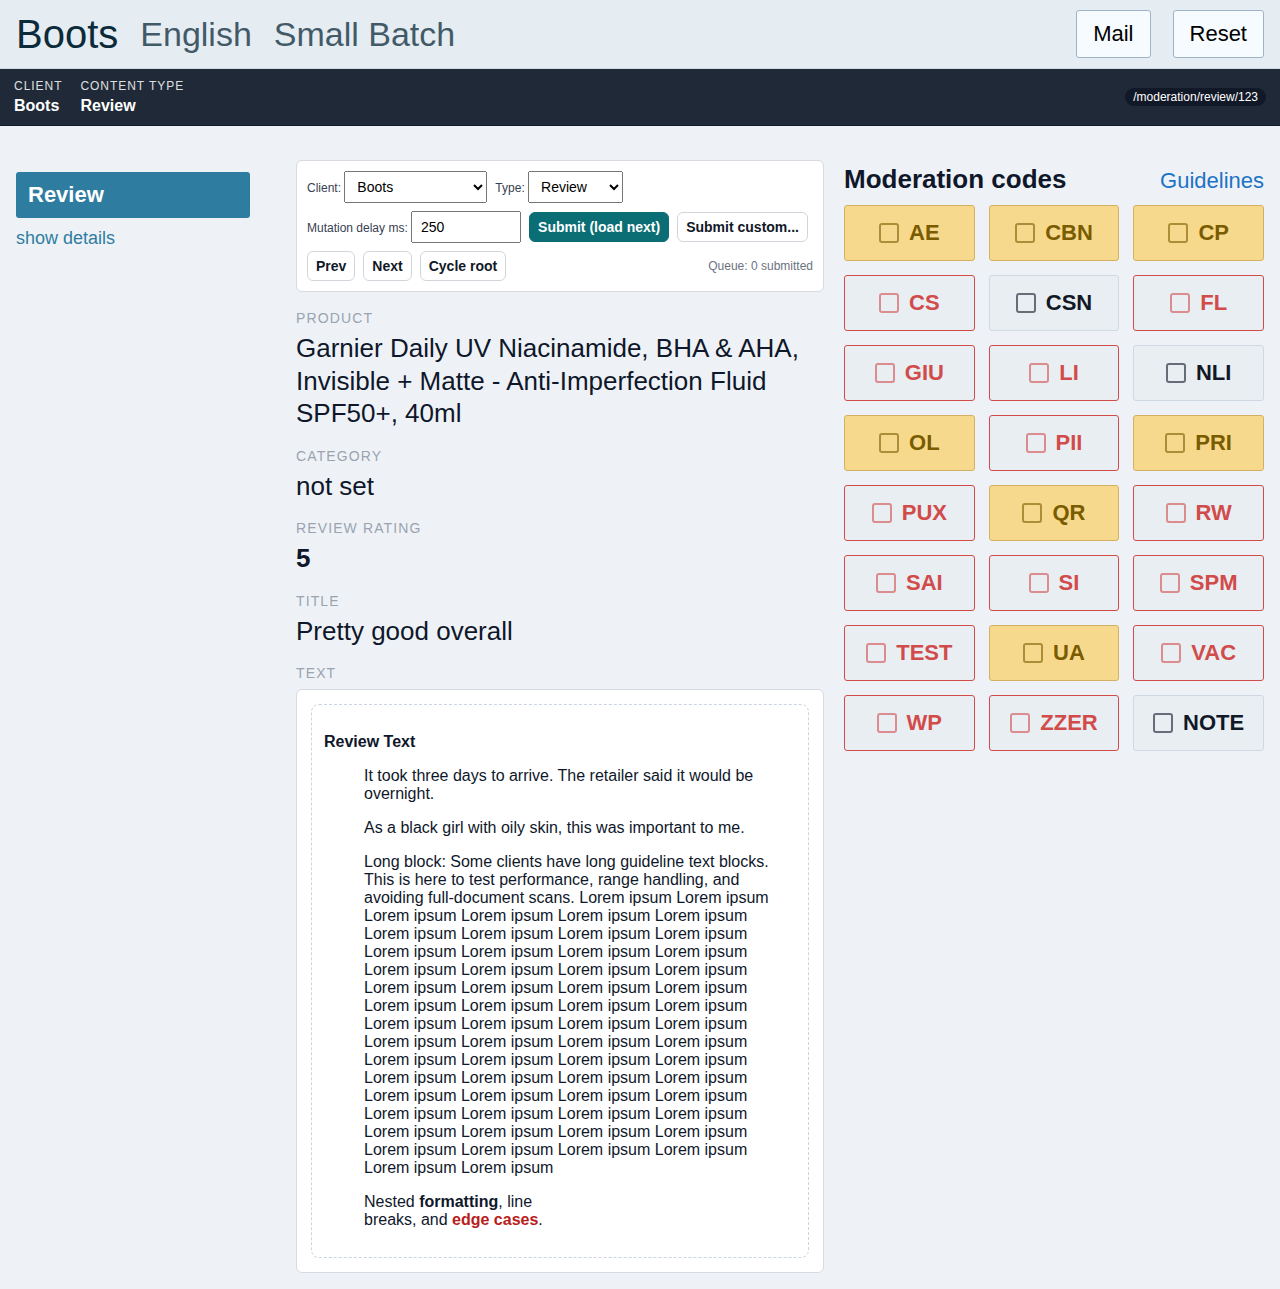
<file: cms-fake/index.html>
<!doctype html>
<html lang="en">
<head>
  <meta charset="utf-8" />
  <meta name="viewport" content="width=device-width,initial-scale=1" />
  <title>Fake CMS Moderation Page</title>
  <style>
    body { font-family: Arial, sans-serif; margin: 0; background: #eef2f7; color: #0f172a; }

    /* Top CMS-ish header */
    .topbar {
      background: #e6edf2;
      border-bottom: 1px solid #cfd8e3;
      display: flex;
      align-items: center;
      padding: 10px 16px;
      gap: 22px;
    }
    .topbar .clientTitle { font-size: 40px; font-weight: 400; color: #0b2a3a; }
    .topbar .meta { font-size: 34px; font-weight: 400; color: #0b2a3a; opacity: 0.75; }
    .topbar .spacer { flex: 1; }
    .topbar .btn {
      border: 1px solid #9fb3c8;
      background: #f6fbff;
      padding: 10px 16px;
      border-radius: 3px;
      font-size: 22px;
      cursor: pointer;
    }

    /* This is the "real CMS" client/type display area your content.js targets */
    .navbar-inner {
      background: #1f2937;
      color: #fff;
      padding: 10px 14px;
      display: flex;
      align-items: center;
      gap: 18px;
      border-bottom: 1px solid #111827;
    }
    .navbar-inner .label {
      opacity: 0.85;
      font-size: 12px;
      text-transform: uppercase;
      letter-spacing: 0.08em;
      margin-bottom: 4px;
    }
    .navbar-inner .client-name { font-weight: 700; }
    .navbar-inner .decisionAreaLabel { font-weight: 600; }
    .navbar-inner .chip {
      display: inline-block;
      padding: 2px 8px;
      border-radius: 999px;
      background: #111827;
      color: #fff;
      font-size: 12px;
      margin-left: auto;
    }

    /* Layout: left (type) + center (content) + right (codes) */
    .page {
      display: grid;
      grid-template-columns: 260px 1fr 420px;
      gap: 20px;
      padding: 16px;
      align-items: start;
    }

    /* Left panel like real CMS */
    .leftPanel { padding-top: 30px; }
    .leftPanel .typePill {
      background: #2e7da1;
      color: #fff;
      font-size: 22px;
      font-weight: 700;
      padding: 10px 12px;
      border-radius: 3px;
      width: 210px;
      text-align: left;
    }
    .leftPanel .details { margin-top: 10px; color: #2e7da1; font-size: 18px; cursor: pointer; }

    /* Center content */
    .centerPanel { padding-top: 18px; }
    .fieldLabel {
      font-size: 14px;
      letter-spacing: 0.08em;
      text-transform: uppercase;
      color: #9aa3af;
      margin: 18px 0 6px;
    }
    .fieldValue {
      font-size: 26px;
      color: #0f172a;
      line-height: 1.25;
    }
    .ratingBig { font-size: 26px; font-weight: 700; margin-top: 2px; }

    .textBox {
      background: #fff;
      border: 1px solid #d7dbe1;
      border-radius: 6px;
      padding: 14px;
      margin-top: 8px;
    }

    /* Controls (minimal) */
    .controls {
      background: #fff;
      border: 1px solid #d7dbe1;
      border-radius: 6px;
      padding: 10px;
      display: flex;
      gap: 8px;
      flex-wrap: wrap;
      align-items: center;
      margin-bottom: 12px;
    }
    .controls label { font-size: 12px; color: #374151; }
    .controls select, .controls input, .controls button {
      padding: 6px 8px;
      font-size: 14px;
    }
    .controls input[type="number"] { width: 90px; }
    .controls .btnPrimary {
      background: #0b6e74;
      color: #fff;
      border: 1px solid #0b6e74;
      border-radius: 6px;
      cursor: pointer;
      font-weight: 700;
    }
    .controls .btnGhost {
      background: #fff;
      color: #111827;
      border: 1px solid #d1d5db;
      border-radius: 6px;
      cursor: pointer;
      font-weight: 600;
    }
    .controls .grow { flex: 1; min-width: 180px; }
    .smallMuted { color: #6b7280; font-size: 12px; }

    /* Right codes panel (cosmetic) */
    .rightPanel { padding-top: 22px; }
    .codesHeaderRow { display: flex; align-items: baseline; justify-content: space-between; margin-bottom: 10px; }
    .codesHeaderRow .h { font-size: 26px; font-weight: 700; color: #0f172a; }
    .codesHeaderRow .link { color: #1d73c5; font-size: 22px; cursor: pointer; }
    .codesGrid { display: grid; grid-template-columns: repeat(3, 1fr); gap: 14px; }
    .codeBtn {
      background: #f6d98c;
      border: 1px solid #d4b162;
      border-radius: 3px;
      padding: 14px 10px;
      display: flex;
      align-items: center;
      justify-content: center;
      gap: 10px;
      font-size: 22px;
      font-weight: 700;
      color: #7a5c00;
      user-select: none;
    }
    .codeBtn.gray { background: #e9eef2; border-color: #cfd8e3; color: #111827; }
    .codeBtn.red { background: #e9eef2; border-color: #d24b4b; color: #d24b4b; }
    .codeBtn .box { width: 16px; height: 16px; border: 2px solid currentColor; border-radius: 3px; opacity: 0.6; }

    /* Highlight roots */
    .ugcAndDetails { border: 1px dashed #cbd5e1; padding: 12px; border-radius: 8px; }
    dt { font-weight: 700; }
    dd.moderatable { margin: 0; padding: 10px; border: 1px solid #d1d5db; border-radius: 8px; }
    .read { padding: 10px; background: #f9fafb; border-radius: 8px; }

    .danger { color: #b91c1c; font-weight: 700; }

    /* Modal for one-off custom content submission */
    .modalOverlay {
      position: fixed;
      inset: 0;
      background: rgba(15,23,42,0.45);
      display: none;
      align-items: center;
      justify-content: center;
      z-index: 9999;
    }
    .modal {
      width: min(900px, 92vw);
      background: #fff;
      border-radius: 10px;
      border: 1px solid #d7dbe1;
      box-shadow: 0 12px 28px rgba(0,0,0,0.2);
      padding: 14px;
    }
    .modal h3 { margin: 0 0 10px 0; font-size: 18px; }
    .modalRow { margin-bottom: 10px; }
    .modalRow label { display: block; font-size: 12px; color: #374151; margin-bottom: 4px; }
    .modalRow input, .modalRow textarea {
      width: 100%;
      box-sizing: border-box;
      padding: 8px 10px;
      border: 1px solid #d1d5db;
      border-radius: 6px;
      font-size: 14px;
    }
    .modalRow textarea { height: 180px; resize: vertical; }
    .modalActions { display: flex; gap: 8px; justify-content: flex-end; margin-top: 10px; }
  </style>
</head>
<body>

  <div class="topbar">
    <div class="clientTitle" id="topClient">Boots</div>
    <div class="meta" id="topLang">English</div>
    <div class="meta" id="topBatch">Small Batch</div>
    <div class="spacer"></div>
    <button class="btn" type="button">Mail</button>
    <button class="btn" type="button">Reset</button>
  </div>

  <!-- This is the "real CMS" client/type display area your content.js targets -->
  <div class="navbar-inner">
    <div>
      <div class="label">Client</div>
      <span class="client-name" id="clientNameNav">Boots</span>
    </div>
    <div>
      <div class="label">Content Type</div>
      <span class="decisionAreaLabel" id="contentTypeNav">Review</span>
    </div>
    <div class="chip" id="urlChip">/moderation/review/123</div>
  </div>

  <div class="page">

    <!-- LEFT -->
    <div class="leftPanel">
      <div class="typePill" id="leftTypePill">Review</div>
      <div class="details">show details</div>
    </div>

    <!-- CENTER -->
    <div class="centerPanel">

      <div class="controls">
        <label>
          Client:
          <select id="selClient">
            <option>Boots</option>
            <option>Costco</option>
            <option>KitchenAidBrand</option>
            <option>Similac</option>
            <option>Waitrose</option>
          </select>
        </label>

        <label>
          Type:
          <select id="selType">
            <option>Review</option>
            <option>Image</option>
            <option>Question</option>
            <option>Answer</option>
          </select>
        </label>

        <label>
          Mutation delay ms:
          <input id="delayMs" type="number" value="250" min="0" />
        </label>

        <button class="btnPrimary" id="btnSubmit" type="button">Submit (load next)</button>
        <button class="btnGhost" id="btnCustom" type="button">Submit custom...</button>

        <button class="btnGhost" id="btnPrev" type="button">Prev</button>
        <button class="btnGhost" id="btnNext" type="button">Next</button>
        <button class="btnGhost" id="btnToggleRoot" type="button">Cycle root</button>

        <div class="grow"></div>
        <span class="smallMuted" id="queueInfo">Queue: 0 submitted</span>
      </div>

      <div class="fieldLabel">Product</div>
      <div class="fieldValue" id="productName">Garnier Daily UV Niacinamide, BHA & AHA, Invisible + Matte - Anti-Imperfection Fluid SPF50+, 40ml</div>

      <div class="fieldLabel">Category</div>
      <div class="fieldValue" id="categoryName">not set</div>

      <div class="fieldLabel" id="ratingLabel">Review Rating</div>
      <div class="fieldValue ratingBig" id="reviewRating">5</div>

      <div class="fieldLabel">Title</div>
      <div class="fieldValue" id="titleValue">One of the best I have tried</div>

      <div class="fieldLabel">Text</div>
      <div class="textBox">
        <!-- Content area where your content.js should target -->
        <div id="contentHost"></div>
      </div>

    </div>

    <!-- RIGHT -->
    <div class="rightPanel">
      <div class="codesHeaderRow">
        <div class="h">Moderation codes</div>
        <div class="link">Guidelines</div>
      </div>

      <div class="codesGrid">
        <div class="codeBtn"><span class="box"></span>AE</div>
        <div class="codeBtn"><span class="box"></span>CBN</div>
        <div class="codeBtn"><span class="box"></span>CP</div>

        <div class="codeBtn red"><span class="box"></span>CS</div>
        <div class="codeBtn gray"><span class="box"></span>CSN</div>
        <div class="codeBtn red"><span class="box"></span>FL</div>

        <div class="codeBtn red"><span class="box"></span>GIU</div>
        <div class="codeBtn red"><span class="box"></span>LI</div>
        <div class="codeBtn gray"><span class="box"></span>NLI</div>

        <div class="codeBtn"><span class="box"></span>OL</div>
        <div class="codeBtn red"><span class="box"></span>PII</div>
        <div class="codeBtn"><span class="box"></span>PRI</div>

        <div class="codeBtn red"><span class="box"></span>PUX</div>
        <div class="codeBtn"><span class="box"></span>QR</div>
        <div class="codeBtn red"><span class="box"></span>RW</div>

        <div class="codeBtn red"><span class="box"></span>SAI</div>
        <div class="codeBtn red"><span class="box"></span>SI</div>
        <div class="codeBtn red"><span class="box"></span>SPM</div>

        <div class="codeBtn red"><span class="box"></span>TEST</div>
        <div class="codeBtn"><span class="box"></span>UA</div>
        <div class="codeBtn red"><span class="box"></span>VAC</div>

        <div class="codeBtn red"><span class="box"></span>WP</div>
        <div class="codeBtn red"><span class="box"></span>ZZER</div>
        <div class="codeBtn gray"><span class="box"></span>NOTE</div>
      </div>
    </div>

  </div>

  <!-- Modal -->
  <div class="modalOverlay" id="modalOverlay">
    <div class="modal">
      <h3>Submit custom item</h3>

      <div class="modalRow">
        <label for="customTitle">Title</label>
        <input id="customTitle" type="text" value="" />
      </div>

      <div class="modalRow">
        <label for="customText">Text (this is what gets highlighted)</label>
        <textarea id="customText"></textarea>
      </div>

      <div class="modalActions">
        <button class="btnGhost" id="btnCancelCustom" type="button">Cancel</button>
        <button class="btnPrimary" id="btnSubmitCustom" type="button">Submit</button>
      </div>
    </div>
  </div>

<script>
  const ROOTS = ["ugcAndDetails", "moderatable", "read"];
  let rootIndex = 0;

  const submitted = [];
  let viewIndex = -1;
  let nextId = 123;

  function escapeHtml(s) {
    return String(s || "").replace(/[&<>"']/g, c => ({
      "&": "&amp;",
      "<": "&lt;",
      ">": "&gt;",
      "\"": "&quot;",
      "'": "&#39;"
    }[c]));
  }

  function normalizeType(t) {
    const v = String(t || "").trim();
    if (!v) return "Review";
    return v[0].toUpperCase() + v.slice(1).toLowerCase();
  }

  function urlTypeSlug(type) {
    return normalizeType(type).toLowerCase();
  }

  function sample(arr) {
    return arr[Math.floor(Math.random() * arr.length)];
  }

  function makeGeneratedTitle(type) {
    const t = normalizeType(type);
    const map = {
      Review: ["One of the best I have tried", "Works great", "Pretty good overall", "Not for me"],
      Image: ["Photo attached", "See image", "Image shows issue", "Picture included"],
      Question: ["Quick question", "Question about size", "Does this work?", "Need help"],
      Answer: ["Answer", "Response", "My experience", "Here is what I found"]
    };
    return sample(map[t] || ["Item"]);
  }

  function makeGeneratedText(type) {
    const t = normalizeType(type);

    const common = [
      "I bought this as I had seen it recommended online as a good sunscreen with no white cast.",
      "Shipping was fast. Order #12345 arrived missing 2 pieces. Can you send replacements?",
      "It took three days to arrive. The retailer said it would be overnight.",
      "One user reported headaches, but it did not happen to me. Just sharing what I heard."
    ];

    const reviewBits = [
      "As a black girl with oily skin, this was important to me.",
      "Great quality, nice feel, and it sits well under makeup.",
      "I do not feel as meh by midday and I can focus more.",
      "Pharmacy pickup was easy and the price was good."
    ];

    const questionBits = [
      "Does this come in a smaller size?",
      "Is this safe for kids since birth?",
      "Can I use this on sensitive skin?",
      "Does it leave a white cast?"
    ];

    const answerBits = [
      "Yes, it comes in multiple sizes. Check the product page.",
      "It depends on your needs. Ask your doctor if you are unsure.",
      "I had no issues, but everyone is different.",
      "Mine arrived in 2 days and worked as expected."
    ];

    const imageBits = [
      "Image shows a scratch on the surface and a barcode label.",
      "Photo has a person in the background and a shipping label visible.",
      "Screenshot includes an email address and order number.",
      "Image is blurry and includes a street address in the corner."
    ];

    const bigBlock =
      "Some clients have long guideline text blocks. " +
      "This is here to test performance, range handling, and avoiding full-document scans. " +
      "Lorem ipsum ".repeat(60);

    if (t === "Review") return [sample(common), sample(reviewBits), "Long block:\n" + bigBlock].join("\n\n");
    if (t === "Question") return [sample(questionBits), sample(common), "Long block:\n" + bigBlock].join("\n\n");
    if (t === "Answer") return [sample(answerBits), sample(common), "Long block:\n" + bigBlock].join("\n\n");
    if (t === "Image") return [sample(imageBits), sample(common), "Long block:\n" + bigBlock].join("\n\n");
    return [sample(common), "Long block:\n" + bigBlock].join("\n\n");
  }

  function splitToParas(text) {
    const raw = String(text || "").replace(/\r\n/g, "\n");
    const parts = raw.split(/\n{2,}/g).map(s => s.trim()).filter(Boolean);
    if (parts.length) return parts;

    const s = raw.trim();
    if (!s) return ["(empty)"];
    if (s.length <= 240) return [s];

    const out = [];
    let i = 0;
    while (i < s.length) {
      out.push(s.slice(i, i + 220));
      i += 220;
    }
    return out;
  }

  function setClientEverywhere(v) {
    document.getElementById("clientNameNav").textContent = v;
    document.getElementById("topClient").textContent = v;
  }

  function setTypeEverywhere(v) {
    document.getElementById("contentTypeNav").textContent = v;
    document.getElementById("leftTypePill").textContent = v;
  }

  function setMetaEverywhere(item) {
    setClientEverywhere(item.client);
    setTypeEverywhere(item.type);

    document.getElementById("titleValue").textContent = item.title || "";

    const isReview = (normalizeType(item.type) === "Review");
    document.getElementById("ratingLabel").style.display = isReview ? "" : "none";
    document.getElementById("reviewRating").style.display = isReview ? "" : "none";
    document.getElementById("reviewRating").textContent = isReview ? String(item.rating || 5) : "";

    document.getElementById("urlChip").textContent = "/moderation/" + urlTypeSlug(item.type) + "/" + String(item.id);
  }

  function makeContentMarkup(item) {
    const rootClass = ROOTS[rootIndex];
    const wrap = document.createElement("div");

    const outerCls = (rootClass === "ugcAndDetails") ? "ugcAndDetails" : "";
    const ddCls = (rootClass === "moderatable") ? "moderatable" : "";
    const readCls = (rootClass === "read") ? "read" : "";

    const paragraphs = splitToParas(item.text || "");

    wrap.innerHTML = `
      <div class="${outerCls}">
        <dl>
          <dt>${escapeHtml(normalizeType(item.type))} Text</dt>
          <dd class="${ddCls}">
            <div class="${readCls}">
              ${paragraphs.map(p => `<p>${escapeHtml(p)}</p>`).join("\n")}
              <p>
                Nested <strong>formatting</strong>, line<br />breaks, and
                <span class="danger">edge cases</span>.
              </p>
            </div>
          </dd>
        </dl>
      </div>
    `;
    return wrap;
  }

  function renderItemToPage(item) {
    const host = document.getElementById("contentHost");
    const delay = Number(document.getElementById("delayMs").value || 0);
    const node = makeContentMarkup(item);

    setTimeout(() => {
      host.innerHTML = "";
      host.appendChild(node);
    }, delay);
  }

  function updateQueueInfo() {
    document.getElementById("queueInfo").textContent = "Queue: " + submitted.length + " submitted" + (viewIndex >= 0 ? (" (view " + (viewIndex + 1) + "/" + submitted.length + ")") : "");
  }

  function buildGeneratedItem() {
    const client = document.getElementById("selClient").value;
    const type = normalizeType(document.getElementById("selType").value);
    return {
      id: nextId++,
      client,
      type,
      rating: 5,
      title: makeGeneratedTitle(type),
      text: makeGeneratedText(type)
    };
  }

  function submitItem(item) {
    submitted.push(item);
    viewIndex = submitted.length - 1;
    setMetaEverywhere(item);
    renderItemToPage(item);
    updateQueueInfo();
  }

  function submitAndLoadNextGenerated() {
    submitItem(buildGeneratedItem());
  }

  function showPrev() {
    if (submitted.length === 0) return;
    viewIndex = Math.max(0, viewIndex - 1);
    const item = submitted[viewIndex];
    setMetaEverywhere(item);
    renderItemToPage(item);
    updateQueueInfo();
  }

  function showNext() {
    if (submitted.length === 0) return;
    viewIndex = Math.min(submitted.length - 1, viewIndex + 1);
    const item = submitted[viewIndex];
    setMetaEverywhere(item);
    renderItemToPage(item);
    updateQueueInfo();
  }

  // Modal helpers
  function openModal() {
    document.getElementById("customTitle").value = "";
    document.getElementById("customText").value = "";
    document.getElementById("modalOverlay").style.display = "flex";
    setTimeout(() => document.getElementById("customTitle").focus(), 0);
  }
  function closeModal() {
    document.getElementById("modalOverlay").style.display = "none";
  }

  // Wire controls
  document.getElementById("btnSubmit").addEventListener("click", submitAndLoadNextGenerated);
  document.getElementById("btnPrev").addEventListener("click", showPrev);
  document.getElementById("btnNext").addEventListener("click", showNext);

  document.getElementById("btnToggleRoot").addEventListener("click", () => {
    rootIndex = (rootIndex + 1) % ROOTS.length;
    if (viewIndex >= 0 && submitted[viewIndex]) {
      renderItemToPage(submitted[viewIndex]);
    } else {
      renderItemToPage(buildGeneratedItem());
    }
  });

  document.getElementById("selClient").addEventListener("change", () => {
    setClientEverywhere(document.getElementById("selClient").value);
  });

  document.getElementById("selType").addEventListener("change", () => {
    setTypeEverywhere(normalizeType(document.getElementById("selType").value));
  });

  document.getElementById("btnCustom").addEventListener("click", openModal);
  document.getElementById("btnCancelCustom").addEventListener("click", closeModal);
  document.getElementById("modalOverlay").addEventListener("click", (e) => {
    if (e.target && e.target.id === "modalOverlay") closeModal();
  });

  document.getElementById("btnSubmitCustom").addEventListener("click", () => {
    const client = document.getElementById("selClient").value;
    const type = normalizeType(document.getElementById("selType").value);

    const title = (document.getElementById("customTitle").value || "").trim() || makeGeneratedTitle(type);
    const text = (document.getElementById("customText").value || "").trim() || makeGeneratedText(type);

    closeModal();

    submitItem({
      id: nextId++,
      client,
      type,
      rating: 5,
      title,
      text
    });
  });

  // Init: seed a visible item (not counted as submitted)
  function init() {
    setClientEverywhere(document.getElementById("selClient").value);
    setTypeEverywhere(normalizeType(document.getElementById("selType").value));

    const first = buildGeneratedItem();
    nextId--; // don't consume an id for the initial display
    setMetaEverywhere(first);
    renderItemToPage(first);
    updateQueueInfo();
  }
  init();
</script>

</body>
</html>
</file>
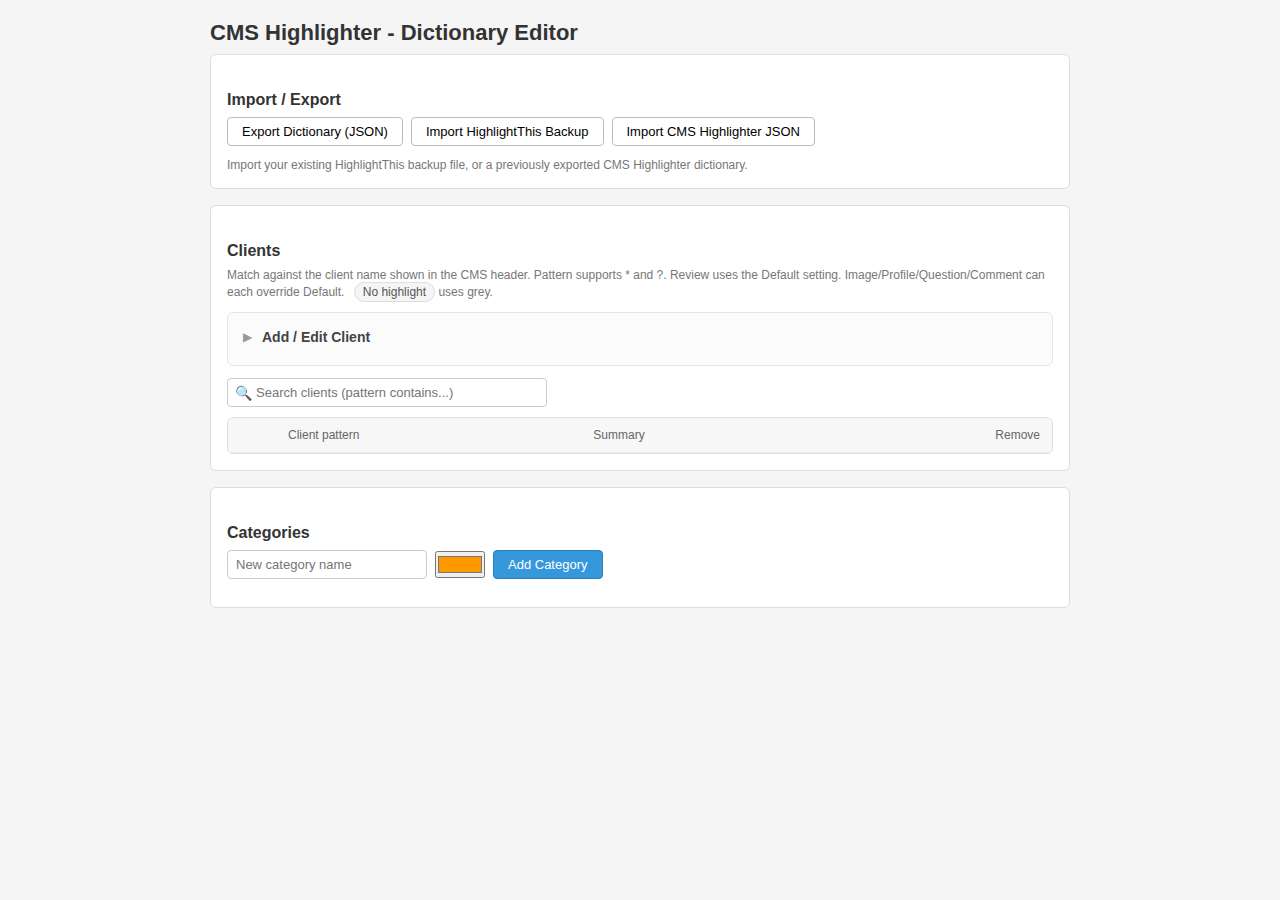
<file: extension/options.html>
<!DOCTYPE html>
<html>
<head>
  <meta charset="utf-8">
  <title>CMS Highlighter - Options</title>
  <style>
    * { box-sizing: border-box; margin: 0; padding: 0; }
    body {
      font-family: -apple-system, BlinkMacSystemFont, "Segoe UI", Roboto, sans-serif;
      font-size: 14px;
      color: #333;
      background: #f5f5f5;
      padding: 20px;
      max-width: 900px;
      margin: 0 auto;
    }

    h1 { font-size: 22px; margin-bottom: 8px; }
    h2 { font-size: 16px; margin: 20px 0 8px; }
    h3 { font-size: 14px; margin: 16px 0 6px; color: #555; }

    .section {
      background: #fff;
      border: 1px solid #ddd;
      border-radius: 6px;
      padding: 16px;
      margin-bottom: 16px;
    }

    .row { display: flex; gap: 10px; align-items: center; margin-bottom: 8px; flex-wrap: wrap; }
    .row label { min-width: 120px; font-weight: 500; }

    input[type="text"], textarea, select {
      padding: 6px 8px;
      border: 1px solid #ccc;
      border-radius: 4px;
      font-size: 13px;
      font-family: inherit;
    }
    input[type="text"] { width: 100%; max-width: 300px; }
    textarea { width: 100%; min-height: 200px; font-family: monospace; font-size: 12px; resize: vertical; }

    button {
      padding: 6px 14px;
      border: 1px solid #bbb;
      border-radius: 4px;
      background: #fff;
      cursor: pointer;
      font-size: 13px;
    }
    button:hover { background: #f0f0f0; }
    input[type="text"]:focus, textarea:focus, select:focus, button:focus-visible {
      outline: 2px solid #3498db;
      outline-offset: 1px;
    }
    button.primary { background: #3498db; color: #fff; border-color: #2980b9; }
    button.primary:hover { background: #2980b9; }
    button.danger { background: #e74c3c; color: #fff; border-color: #c0392b; }
    button.danger:hover { background: #c0392b; }

    .msg {
      padding: 8px 12px;
      border-radius: 4px;
      margin-bottom: 12px;
      display: none;
    }
    .msg.success { display: block; background: #d5f5e3; color: #1e8449; border: 1px solid #82e0aa; }
    .msg.error { display: block; background: #fadbd8; color: #922b21; border: 1px solid #f1948a; }

    .toolbar {
      display: flex;
      gap: 8px;
      margin-bottom: 12px;
      flex-wrap: wrap;
    }

    .new-cat-form {
      display: flex;
      gap: 8px;
      align-items: center;
      margin-bottom: 12px;
      flex-wrap: wrap;
    }
    .new-cat-form input[type="text"] { width: 100%; max-width: 200px; }

    #importFile { display: none; }

    /* Category editor */
    .cat-editor {
      border: 1px solid #ddd;
      border-radius: 4px;
      margin-bottom: 12px;
      overflow: hidden;
    }
    .cat-header {
      display: flex;
      align-items: center;
      padding: 10px 12px;
      background: #f9f9f9;
      border-bottom: 1px solid #eee;
      gap: 10px;
      cursor: pointer;
    }
    .cat-header:hover { background: #f0f0f0; }
    .cat-arrow {
      transition: transform 0.2s;
      font-size: 12px;
      color: #999;
    }
    .cat-arrow.open { transform: rotate(90deg); }
    .cat-header-name { flex: 1; font-weight: 500; }
    .cat-header-count { font-size: 12px; color: #999; }
    .cat-body { display: none; padding: 12px; }
    .cat-body.open { display: block; }

    .word-list {
      width: 100%;
      min-height: 150px;
      font-family: monospace;
      font-size: 12px;
      line-height: 1.5;
      resize: vertical;
    }

    .add-word-row {
      display: flex;
      gap: 8px;
      margin-top: 8px;
      align-items: center;
      flex-wrap: wrap;
    }
    .add-word-row input[type="text"] { flex: 1; min-width: 240px; }

    .color-picker-row {
      display: flex;
      align-items: center;
      gap: 10px;
      margin-bottom: 8px;
      flex-wrap: wrap;
    }
    .color-picker-row input[type="color"] {
      width: 40px;
      height: 28px;
      border: 1px solid #ccc;
      border-radius: 4px;
      cursor: pointer;
    }

    /* Clients UI */
    .clients-topbar {
      display: flex;
      gap: 10px;
      align-items: center;
      flex-wrap: wrap;
      margin-bottom: 10px;
    }

    .clients-topbar input[type="text"] {
      width: 100%;
      max-width: 320px;
    }

    .client-add-box {
      border: 1px solid #e5e5e5;
      border-radius: 6px;
      background: #fbfbfb;
      padding: 12px;
      margin-bottom: 12px;
    }

    .client-add-grid {
      display: grid;
      grid-template-columns: 1fr 1fr;
      gap: 10px;
      align-items: end;
    }

    .client-add-grid .field label {
      display: block;
      font-size: 12px;
      color: #666;
      margin-bottom: 4px;
    }

    .client-add-grid .field input[type="text"],
    .client-add-grid .field select {
      width: 100%;
    }

    .client-add-actions {
      display: flex;
      gap: 8px;
      align-items: center;
      margin-top: 10px;
      flex-wrap: wrap;
    }

    .client-list {
      border: 1px solid #ddd;
      border-radius: 6px;
      overflow: hidden;
      background: #fff;
    }

    .client-list-header {
      display: flex;
      gap: 10px;
      align-items: center;
      padding: 10px 12px;
      background: #f7f7f7;
      border-bottom: 1px solid #eee;
      font-size: 12px;
      color: #666;
    }

    .client-list-body {
      max-height: 420px;
      overflow: auto;
    }

    .client-card {
      border-top: 1px solid #eee;
    }

    .client-card:first-child {
      border-top: none;
    }

    .client-header {
      display: flex;
      align-items: center;
      gap: 10px;
      padding: 10px 12px;
      cursor: pointer;
      background: #fff;
    }
    .client-header:hover { background: #fafafa; }

    .client-arrow {
      transition: transform 0.2s;
      font-size: 12px;
      color: #999;
      width: 14px;
      text-align: center;
      flex: 0 0 auto;
    }
    .client-arrow.open { transform: rotate(90deg); }

    .client-swatch {
      width: 14px;
      height: 14px;
      border-radius: 3px;
      border: 1px solid rgba(0,0,0,0.2);
      flex: 0 0 auto;
    }

    .client-pattern {
      font-weight: 600;
      flex: 1 1 auto;
      min-width: 160px;
      overflow: hidden;
      text-overflow: ellipsis;
      white-space: nowrap;
    }

    /* .client-summary moved to end of stylesheet (Change 2: Summary pills) */

    .client-actions {
      display: flex;
      gap: 8px;
      align-items: center;
      flex: 0 0 auto;
    }

    .btn-del {
      padding: 4px 10px;
      border: 1px solid #c0392b;
      background: #e74c3c;
      color: #fff;
      border-radius: 4px;
      cursor: pointer;
      font-weight: 700;
    }
    .btn-del:hover { background: #c0392b; }

    .client-body {
      display: none;
      padding: 12px;
      background: #fcfcfc;
      border-top: 1px solid #eee;
    }
    .client-body.open { display: block; }

    .client-edit-grid {
      display: grid;
      grid-template-columns: 1fr 1fr;
      gap: 10px;
    }

    .client-edit-grid .field label {
      display: block;
      font-size: 12px;
      color: #666;
      margin-bottom: 4px;
    }

    .client-edit-grid .field input[type="text"],
    .client-edit-grid .field select {
      width: 100%;
    }

    .client-add-grid .field.full {
      grid-column: 1 / -1;
    }
    .client-add-grid .field textarea {
      width: 100%;
      min-height: 60px;
      font-family: monospace;
      font-size: 12px;
      resize: vertical;
    }
    .client-add-grid .field.checkbox-field {
      display: flex;
      align-items: center;
      gap: 8px;
    }
    .client-add-grid .field.checkbox-field label {
      margin-bottom: 0;
      font-size: 12px;
      color: #555;
    }
    .client-add-grid .form-divider {
      border: none;
      border-top: 1px solid #ddd;
      margin: 4px 0;
      grid-column: 1 / -1;
    }

    .pill {
      display: inline-block;
      padding: 2px 8px;
      border-radius: 999px;
      font-size: 12px;
      border: 1px solid #ddd;
      background: #f5f5f5;
      color: #555;
      margin-left: 6px;
    }

    .muted {
      color: #888;
      font-size: 12px;
    }

    /* Collapsible Add Client toggle */
    .client-add-toggle {
      display: flex;
      align-items: center;
      gap: 8px;
      cursor: pointer;
      padding: 4px 0 8px;
      user-select: none;
    }
    .client-add-toggle:hover .client-add-toggle-label { color: #111; }
    .client-add-arrow {
      font-size: 12px;
      color: #999;
      transition: transform 0.2s;
      width: 14px;
      text-align: center;
    }
    .client-add-arrow.open { transform: rotate(90deg); }
    .client-add-toggle-label {
      font-size: 14px;
      font-weight: 600;
      color: #444;
    }
    .client-add-content { display: none; }
    .client-add-content.open { display: block; }

    /* Form section labels (replaces bare <hr> dividers) */
    .client-add-grid .form-section-label {
      grid-column: 1 / -1;
      font-size: 11px;
      font-weight: 600;
      text-transform: uppercase;
      letter-spacing: 0.05em;
      color: #aaa;
      padding: 6px 0 2px;
      border-top: 1px solid #e8e8e8;
      margin-top: 2px;
    }

    /* Client list header column alignment */
    .col-arrow  { width: 14px; flex: 0 0 auto; }
    .col-swatch { width: 14px; flex: 0 0 auto; }
    .col-pattern { flex: 1; }
    .col-summary { flex: 1 1 auto; }
    .col-actions { flex: 0 0 auto; width: 90px; text-align: right; }

    /* Change 9: Category section scroll */
    #catEditors { max-height: 600px; overflow-y: auto; }

    /* Change 3: Search input wrapper */
    .search-input-wrap {
      position: relative;
      display: inline-block;
      width: 100%;
      max-width: 320px;
    }
    .search-input-wrap .search-icon {
      position: absolute;
      left: 8px;
      top: 50%;
      transform: translateY(-50%);
      color: #999;
      font-size: 14px;
      pointer-events: none;
    }
    .search-input-wrap input[type="text"] {
      padding-left: 28px;
      width: 100%;
      max-width: none;
    }

    /* Change 4: Drag handles */
    .cat-drag-handle {
      cursor: grab;
      color: #bbb;
      font-size: 14px;
      letter-spacing: 2px;
      padding: 0 2px;
      user-select: none;
      flex: 0 0 auto;
    }
    .cat-drag-handle:hover { color: #888; }
    .cat-drag-handle:active { cursor: grabbing; }

    /* Change 5: Empty states */
    .empty-state {
      padding: 32px 16px;
      text-align: center;
    }
    .empty-state-icon {
      font-size: 32px;
      margin-bottom: 8px;
      opacity: 0.5;
    }
    .empty-state-text {
      font-size: 14px;
      font-weight: 500;
      color: #666;
      margin-bottom: 4px;
    }
    .empty-state-hint {
      font-size: 12px;
      color: #999;
    }

    /* Change 1: Collapsible form sections */
    .client-add-grid .form-section-toggle {
      grid-column: 1 / -1;
      font-size: 11px;
      font-weight: 600;
      text-transform: uppercase;
      letter-spacing: 0.05em;
      color: #aaa;
      padding: 6px 0 2px;
      border-top: 1px solid #e8e8e8;
      margin-top: 2px;
      cursor: pointer;
      user-select: none;
      display: flex;
      align-items: center;
      gap: 6px;
    }
    .client-add-grid .form-section-toggle:hover { color: #777; }
    .form-section-arrow {
      font-size: 10px;
      transition: transform 0.2s;
      display: inline-block;
    }
    .form-section-toggle:not(.collapsed) .form-section-arrow {
      transform: rotate(90deg);
    }
    .client-add-grid .form-section-body {
      grid-column: 1 / -1;
      display: grid;
      grid-template-columns: 1fr 1fr;
      gap: 10px;
      align-items: end;
    }
    .client-add-grid .form-section-body .field.full {
      grid-column: 1 / -1;
    }
    .client-add-grid .form-section-body .field.checkbox-field {
      display: flex;
      align-items: center;
      gap: 8px;
    }
    .client-add-grid .form-section-body .field.checkbox-field label {
      margin-bottom: 0;
      font-size: 12px;
      color: #555;
    }

    /* Change 2: Summary pills */
    .client-summary {
      font-size: 12px;
      flex: 1 1 auto;
      display: flex;
      flex-wrap: wrap;
      gap: 3px;
      align-items: center;
    }
    .summary-pill {
      display: inline-block;
      padding: 1px 6px;
      border-radius: 999px;
      font-size: 11px;
      border: 1px solid rgba(0,0,0,0.15);
      white-space: nowrap;
      vertical-align: middle;
    }

    /* Change 7: Alias chips */
    .alias-chips-preview {
      display: flex;
      flex-wrap: wrap;
      gap: 4px;
      margin-top: 6px;
    }
    .alias-chip {
      display: inline-block;
      padding: 2px 8px;
      border-radius: 999px;
      font-size: 11px;
      background: #e8f4fd;
      color: #2980b9;
      border: 1px solid #bee5eb;
    }
    /* Accessible confirm dialog */
    #confirmDialog {
      border: none;
      border-radius: 10px;
      padding: 24px;
      max-width: 380px;
      box-shadow: 0 8px 30px rgba(0,0,0,0.2);
      font-family: inherit;
    }
    #confirmDialog::backdrop {
      background: rgba(0,0,0,0.4);
    }
    #confirmDialog h3 {
      margin: 0 0 8px;
      font-size: 15px;
    }
    #confirmDialog p {
      margin: 0 0 18px;
      font-size: 13px;
      color: #555;
      word-break: break-word;
    }
    .dialog-buttons {
      display: flex;
      justify-content: flex-end;
      gap: 8px;
    }
    .dialog-buttons button {
      padding: 6px 16px;
      border-radius: 6px;
      border: 1px solid #ccc;
      cursor: pointer;
      font-size: 13px;
    }
    .btn-dialog-cancel {
      background: #f5f5f5;
      color: #333;
    }
    .btn-dialog-danger {
      background: #e74c3c;
      color: #fff;
      border-color: #c0392b;
    }
  </style>
</head>
<body>
  <dialog id="confirmDialog" role="alertdialog" aria-labelledby="confirmTitle" aria-describedby="confirmBody">
    <h3 id="confirmTitle"></h3>
    <p id="confirmBody"></p>
    <div class="dialog-buttons">
      <button id="confirmCancel" class="btn-dialog-cancel">Cancel</button>
      <button id="confirmOk" class="btn-dialog-danger">Remove</button>
    </div>
  </dialog>

  <h1>CMS Highlighter - Dictionary Editor</h1>

  <div id="msg" class="msg" role="status" aria-live="polite"></div>
  <div id="storageWarning" role="alert" aria-live="polite" style="display:none; padding:10px 14px; margin:8px 0; border-radius:6px; background:#fff3cd; color:#856404; border:1px solid #ffc107; font-size:13px;"></div>

  <!-- Import / Export -->
  <div class="section">
    <h2>Import / Export</h2>
    <div class="toolbar">
      <button id="btnExport">Export Dictionary (JSON)</button>
      <button id="btnImportHT">Import HighlightThis Backup</button>
      <button id="btnImportJSON">Import CMS Highlighter JSON</button>
      <input type="file" id="importFile" accept=".json,*">
    </div>
    <p style="font-size: 12px; color: #777;">
      Import your existing HighlightThis backup file, or a previously exported CMS Highlighter dictionary.
    </p>
  </div>

  <!-- Clients -->
  <div class="section">
    <h2>Clients <span id="clientCount" style="font-size:12px; color:#999;"></span></h2>
    <p style="font-size: 12px; color: #777; margin-bottom: 10px;">
      Match against the client name shown in the CMS header. Pattern supports * and ?.
      Review uses the Default setting. Image/Profile/Question/Comment can each override Default.
      <span class="pill">No highlight</span> uses grey.
    </p>

    <div class="client-add-box">
      <div class="client-add-toggle" id="clientAddToggle">
        <span class="client-add-arrow" id="clientAddArrow">&#9654;</span>
        <span class="client-add-toggle-label">Add / Edit Client</span>
      </div>
      <div class="client-add-content" id="clientAddContent">
      <div class="client-add-grid">
        <div class="field">
          <label>Client Name (as it appears in the CMS)</label>
          <input type="text" id="newClientPattern" placeholder="Client pattern (supports * and ?)">
        </div>

        <div class="field">
          <label>Default header (reviews)</label>
          <select id="newClientReview"></select>
        </div>

        <div class="form-section-toggle collapsed" data-section="overrides">
          <span class="form-section-arrow">&#9654;</span>
          Per-type overrides
        </div>
        <div class="form-section-body" data-section="overrides" style="display:none;">
          <div class="field">
            <label>Image override</label>
            <select id="newClientImage"></select>
          </div>
          <div class="field">
            <label>Profile override</label>
            <select id="newClientProfile"></select>
          </div>
          <div class="field">
            <label>Question override</label>
            <select id="newClientQuestion"></select>
          </div>
          <div class="field">
            <label>Comment override</label>
            <select id="newClientComment"></select>
          </div>
        </div>

        <div class="form-section-toggle collapsed" data-section="mentions">
          <span class="form-section-arrow">&#9654;</span>
          Mentions &amp; metadata
        </div>
        <div class="form-section-body" data-section="mentions" style="display:none;">
          <div class="field">
            <label>Text mentions</label>
            <select id="newClientMentionCategory"></select>
          </div>
          <div class="field">
            <label>Notes</label>
            <input type="text" id="newClientNote" placeholder="Internal note">
          </div>
          <div class="field full">
            <label>Aliases (one per line)</label>
            <textarea id="newClientAliases" placeholder="Enter aliases, one per line"></textarea>
            <div id="aliasChipsPreview" class="alias-chips-preview"></div>
          </div>
          <div class="field full checkbox-field">
            <input type="checkbox" id="newClientIncludePatternInContent" checked>
            <label for="newClientIncludePatternInContent">Also treat the client name as a mention in content (in addition to aliases)</label>
          </div>
        </div>
      </div>

      <div class="client-add-actions">
        <button class="primary" id="btnAddClient">Add Client</button>
        <span class="muted">Tip: leave overrides as "-" to inherit Default.</span>
      </div>
      </div><!-- /.client-add-content -->
    </div>

    <div class="clients-topbar">
      <div class="search-input-wrap">
        <span class="search-icon">&#128269;</span>
        <input type="text" id="clientSearch" placeholder="Search clients (pattern contains...)" aria-label="Search clients by pattern, note, or aliases">
      </div>
      <span id="clientShowing" class="muted" aria-live="polite"></span>
    </div>

    <div class="client-list">
      <div class="client-list-header">
        <span class="col-arrow"></span>
        <span class="col-swatch"></span>
        <span class="col-pattern">Client pattern</span>
        <span class="col-summary">Summary</span>
        <span class="col-actions">Remove</span>
      </div>
      <div id="clientListBody" class="client-list-body"></div>
    </div>
  </div>

  <!-- Categories -->
  <div class="section">
    <h2>Categories</h2>

    <div class="new-cat-form">
      <input type="text" id="newCatName" placeholder="New category name">
      <input type="color" id="newCatColor" value="#FF9900">
      <button class="primary" id="btnAddCat">Add Category</button>
    </div>

    <div id="catEditors"></div>
  </div>

  <script src="utils.js"></script>
  <script src="matcher-core.js"></script>
  <script src="options.js"></script>
</body>
</html>
</file>
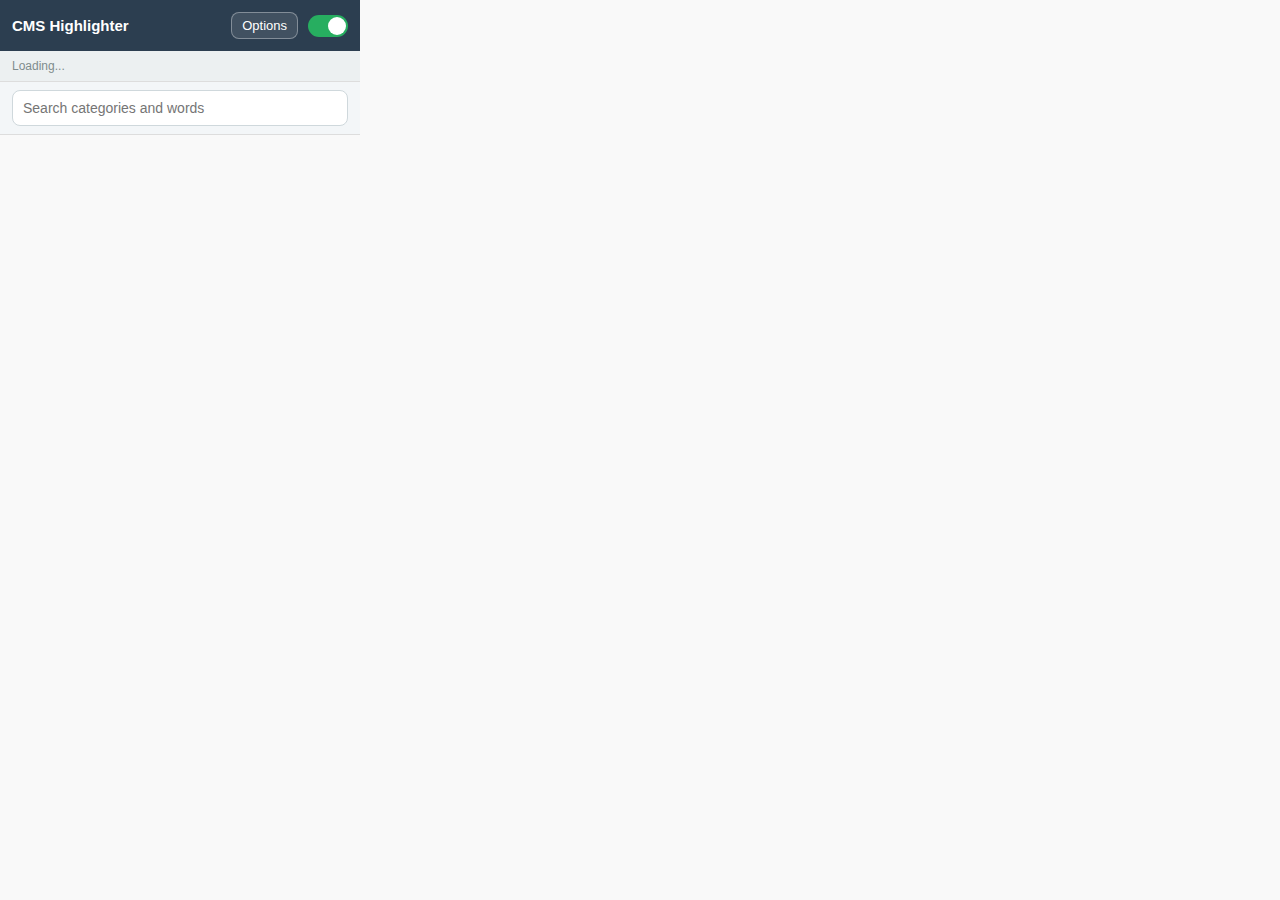
<file: extension/popup.html>
<!DOCTYPE html>
<html>
<head>
  <meta charset="utf-8">
  <style>
    * { box-sizing: border-box; margin: 0; padding: 0; }
    body {
      width: 360px;
      font-family: -apple-system, BlinkMacSystemFont, "Segoe UI", Roboto, sans-serif;
      font-size: 14px;
      color: #333;
      background: #f9f9f9;
    }

    .header {
      padding: 12px;
      background: #2c3e50;
      color: #fff;
      display: flex;
      align-items: center;
      justify-content: space-between;
      gap: 10px;
    }
    .header h1 { font-size: 15px; font-weight: 650; }

    .header-right {
      display: flex;
      align-items: center;
      gap: 10px;
    }

    .top-btn {
      padding: 6px 10px;
      border: 1px solid rgba(255,255,255,0.35);
      border-radius: 8px;
      background: rgba(255,255,255,0.10);
      color: #fff;
      cursor: pointer;
      font-size: 13px;
      line-height: 1;
      white-space: nowrap;
    }
    .top-btn:hover {
      background: rgba(255,255,255,0.18);
    }

    .toggle-switch {
      position: relative;
      width: 40px;
      height: 22px;
    }
    .toggle-switch input { opacity: 0; width: 0; height: 0; }
    .toggle-slider {
      position: absolute;
      cursor: pointer;
      top: 0; left: 0; right: 0; bottom: 0;
      background: #ccc;
      border-radius: 22px;
      transition: 0.2s;
    }
    .toggle-slider:before {
      content: "";
      position: absolute;
      height: 18px;
      width: 18px;
      left: 2px;
      bottom: 2px;
      background: white;
      border-radius: 50%;
      transition: 0.2s;
    }
    .toggle-switch input:checked + .toggle-slider { background: #27ae60; }
    .toggle-switch input:checked + .toggle-slider:before { transform: translateX(18px); }

    .stats {
      padding: 8px 12px;
      background: #ecf0f1;
      font-size: 12px;
      color: #7f8c8d;
      border-bottom: 1px solid #ddd;
    }

    .client-bar {
      display: none;
      align-items: center;
      gap: 8px;
      padding: 7px 12px;
      background: #f0f4f8;
      border-bottom: 1px solid #ddd;
      font-size: 13px;
      flex-wrap: wrap;
    }
    .client-bar-swatch {
      display: inline-block;
      width: 12px;
      height: 12px;
      border-radius: 3px;
      border: 1px solid rgba(0,0,0,0.18);
      flex-shrink: 0;
    }
    .client-bar-name {
      font-weight: 600;
      color: #2d3436;
      flex: 1;
      overflow: hidden;
      text-overflow: ellipsis;
      white-space: nowrap;
    }
    .client-bar-cat {
      font-size: 12px;
      color: #636e72;
      white-space: nowrap;
    }
    .client-bar-norule {
      font-size: 12px;
      color: #b2bec3;
      font-style: italic;
    }
    .client-bar-btn {
      flex-shrink: 0;
      padding: 3px 8px;
      border: 1px solid #b2bec3;
      border-radius: 6px;
      background: #fff;
      font-size: 12px;
      cursor: pointer;
      color: #2d3436;
      line-height: 1.4;
    }
    .client-bar-btn:hover { background: #ecf0f1; }

    .client-rule-editor {
      display: none;
      padding: 10px 12px 12px 12px;
      background: #f8fafc;
      border-bottom: 1px solid #ddd;
      gap: 8px;
      flex-direction: column;
    }
    .client-rule-editor.open { display: flex; }
    .client-rule-editor label {
      font-size: 12px;
      color: #636e72;
      margin-bottom: 2px;
      display: block;
    }
    .client-rule-editor input[type="text"] {
      width: 100%;
      padding: 7px 9px;
      border: 1px solid #cfd8dc;
      border-radius: 7px;
      font-size: 13px;
      background: #fff;
      color: #333;
    }
    .client-rule-editor select {
      width: 100%;
      padding: 7px 9px;
      border: 1px solid #cfd8dc;
      border-radius: 7px;
      font-size: 13px;
      background: #fff;
      color: #333;
      cursor: pointer;
    }
    .client-rule-editor-actions {
      display: flex;
      gap: 8px;
      justify-content: flex-end;
    }
    .client-rule-editor-actions button {
      padding: 6px 12px;
      border-radius: 7px;
      border: 1px solid #bdc3c7;
      background: #fff;
      font-size: 13px;
      cursor: pointer;
    }
    .client-rule-editor-actions button.primary {
      background: #2c3e50;
      color: #fff;
      border-color: #2c3e50;
    }
    .client-rule-editor-actions button.primary:hover { background: #3d5166; }
    .client-rule-editor-actions button:not(.primary):hover { background: #ecf0f1; }

    .search-bar {
      padding: 8px 12px;
      background: #f3f6f8;
      border-bottom: 1px solid #ddd;
    }
    .search-bar input {
      width: 100%;
      padding: 9px 10px;
      font-size: 14px;
      border: 1px solid #cfd8dc;
      border-radius: 8px;
      background: #fff;
      color: #333;
    }

    .cat-list {
      max-height: 520px;
      overflow-y: auto;
      background: #fff;
    }

    .cat-item {
      display: flex;
      align-items: center;
      padding: 10px 12px;
      border-bottom: 1px solid #eee;
      gap: 10px;
      cursor: pointer;
      background: #fff;
      user-select: none;
    }
    .cat-item:hover { background: #f0f0f0; }
    .cat-item.dragging { opacity: 0.5; }
    .cat-item.drag-over { border-top: 2px solid #3498db; }

    /* Rounded square swatch */
    .cat-accent {
      display: inline-block;
      display: inline-block;
      display: inline-block;
      width: 20px;
      height: 20px;
      border-radius: 7px;
      flex-shrink: 0;
      border: 1px solid rgba(0,0,0,0.25);
    }

    .cat-grip {
      color: #bbb;
      font-size: 15px;
      cursor: grab;
      user-select: none;
    }

    .cat-color-input {
      position: absolute;
      opacity: 0;
      width: 0;
      height: 0;
    }

    .cat-name {
      flex: 1;
      font-size: 14px;
      font-weight: 600;
      overflow: hidden;
      text-overflow: ellipsis;
      white-space: nowrap;
      color: #2d3436;
    }

    .cat-count {
      font-size: 11px;
      color: #999;
      flex-shrink: 0;
      min-width: 30px;
      text-align: right;
    }

    .cat-toggle { flex-shrink: 0; }

    .cat-editor {
      border-bottom: 1px solid #eee;
      padding: 10px 12px 12px 12px;
      background: #fafafa;
      display: none;
    }
    .cat-editor.open { display: block; }

    .cat-editor .row {
      display: flex;
      gap: 8px;
      align-items: center;
      margin-top: 8px;
    }

    .cat-editor input[type="text"] {
      flex: 1;
      padding: 8px 10px;
      border: 1px solid #cfd8dc;
      border-radius: 8px;
      font-size: 13px;
      background: #fff;
      color: #333;
    }

    .cat-editor button {
      padding: 8px 10px;
      border: 1px solid #bdc3c7;
      border-radius: 8px;
      background: #fff;
      cursor: pointer;
      font-size: 13px;
      white-space: nowrap;
    }
    .cat-editor button:hover { background: #ecf0f1; }

    .flags {
      display: flex;
      gap: 10px;
      align-items: center;
      font-size: 13px;
      color: #566;
      user-select: none;
    }
    .flags label { display: inline-flex; gap: 4px; align-items: center; cursor: pointer; }

    .word-list {
      margin-top: 10px;
      border: 1px solid #e0e0e0;
      background: #fff;
      border-radius: 10px;
      overflow: hidden;
      max-height: 220px;
      overflow-y: auto;
    }

    /* Click-to-remove rows */
    .word-row {
      display: flex;
      align-items: center;
      gap: 8px;
      padding: 8px 10px;
      border-bottom: 1px solid #f0f0f0;
      font-size: 13px;
      cursor: pointer;
    }
    .word-row:last-child { border-bottom: none; }
    .word-row:hover { background: #f6f7f8; }

    .word-text {
      flex: 1;
      overflow: hidden;
      text-overflow: ellipsis;
      white-space: nowrap;
      color: #2d3436;
    }

    .hint {
      margin-top: 8px;
      font-size: 12px;
      color: #6b7280;
    }
  </style>
</head>
<body>
  <div class="header">
    <h1>CMS Highlighter</h1>

    <div class="header-right">
      <button id="btnOptions" class="top-btn" title="Open full dictionary editor">Options</button>

      <label class="toggle-switch" title="Master on/off">
        <input type="checkbox" id="masterToggle" checked>
        <span class="toggle-slider"></span>
      </label>
    </div>
  </div>

  <div class="stats" id="stats">Loading...</div>

  <div class="client-bar" id="clientBar">
    <span class="client-bar-swatch" id="clientBarSwatch" style="display:none"></span>
    <span class="client-bar-name" id="clientBarName"></span>
    <span class="client-bar-cat" id="clientBarCat"></span>
    <button class="client-bar-btn" id="clientBarEditBtn" title="Add or edit client rule"></button>
  </div>

  <div class="client-rule-editor" id="clientRuleEditor">
    <div>
      <label for="clientRulePattern">Client pattern (glob, e.g. "Walmart*")</label>
      <input type="text" id="clientRulePattern" placeholder="Client name or glob pattern">
    </div>
    <div>
      <label for="clientRuleCategory">Default category</label>
      <select id="clientRuleCategory"></select>
    </div>
    <div class="client-rule-editor-actions">
      <button id="clientRuleCancel" type="button">Cancel</button>
      <button id="clientRuleSave" type="button" class="primary">Save</button>
    </div>
  </div>

  <div class="search-bar">
    <input type="text" id="popupSearch" placeholder="Search categories and words">
  </div>

  <div class="cat-list" id="catList"></div>

  <script src="popup.js"></script>
</body>
</html>
</file>
